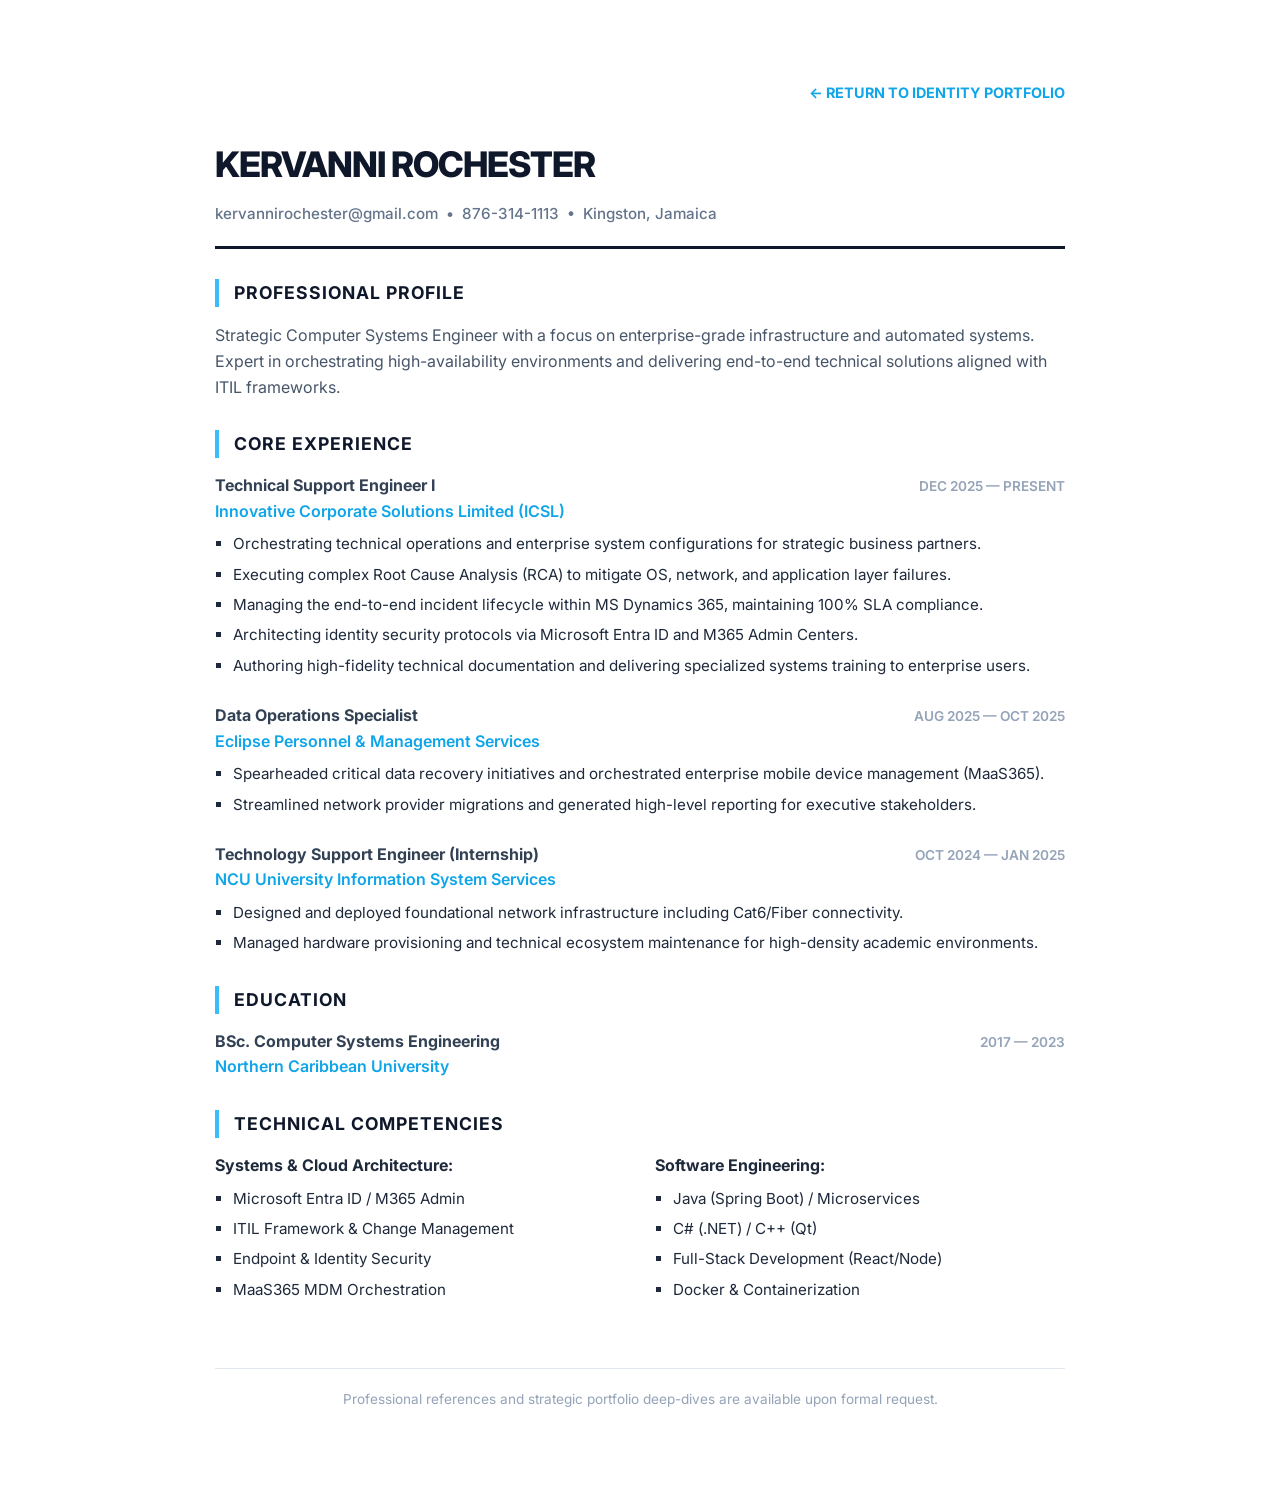
<file: resume-print.html>
<!DOCTYPE html>
<html lang="en">
<head>
    <meta charset="UTF-8">
    <title>Executive CV - Kervanni Rochester</title>
    <style>
        @import url('https://fonts.googleapis.com/css2?family=Inter:wght@400;600;700&display=swap');
        body { font-family: 'Inter', Arial, sans-serif; line-height: 1.6; color: #1e293b; max-width: 850px; margin: 40px auto; padding: 40px; background: white; }
        .header { text-align: left; border-bottom: 3px solid #0f172a; padding-bottom: 20px; margin-bottom: 30px; }
        h1 { margin: 0; font-size: 2.2rem; font-weight: 800; color: #0f172a; text-transform: uppercase; letter-spacing: -1px; }
        .contact-info { margin-top: 10px; font-size: 0.95rem; color: #64748b; font-weight: 500; }
        h2 { font-size: 1.1rem; font-weight: 700; color: #0f172a; text-transform: uppercase; letter-spacing: 1px; margin-top: 30px; margin-bottom: 15px; border-left: 4px solid #38bdf8; padding-left: 15px; }
        .job { margin-bottom: 25px; }
        .job-header { display: flex; justify-content: space-between; align-items: baseline; font-weight: 700; color: #334155; }
        .company { color: #0ea5e9; font-weight: 600; font-size: 1rem; margin-bottom: 8px; display: block; }
        .date { font-size: 0.85rem; color: #94a3b8; font-weight: 600; }
        ul { margin-top: 8px; padding-left: 18px; list-style-type: square; }
        li { margin-bottom: 6px; font-size: 0.95rem; }
        .skills-section { display: grid; grid-template-columns: 1fr 1fr; gap: 30px; }
        .footer-note { margin-top: 50px; padding-top: 20px; border-top: 1px solid #e2e8f0; font-size: 0.85rem; color: #94a3b8; text-align: center; }
        @media print {
            body { margin: 0; padding: 20px; }
            .no-print { display: none; }
        }
    </style>
</head>
<body>

    <div class="no-print" style="text-align: right; margin-bottom: 30px;">
        <a href="index.html" style="text-decoration: none; color: #0ea5e9; font-weight: 700; font-size: 0.9rem;">← RETURN TO IDENTITY PORTFOLIO</a>
    </div>

    <div class="header">
        <h1>Kervanni Rochester</h1>
        <div class="contact-info">
            kervannirochester@gmail.com &nbsp;•&nbsp; 876-314-1113 &nbsp;•&nbsp; Kingston, Jamaica
        </div>
    </div>

    <h2>Professional Profile</h2>
    <p style="font-size: 1rem; color: #475569;">Strategic Computer Systems Engineer with a focus on enterprise-grade infrastructure and automated systems. Expert in orchestrating high-availability environments and delivering end-to-end technical solutions aligned with ITIL frameworks.</p>

    <h2>Core Experience</h2>

    <div class="job">
        <div class="job-header">
            <span>Technical Support Engineer I</span>
            <span class="date">DEC 2025 — PRESENT</span>
        </div>
        <span class="company">Innovative Corporate Solutions Limited (ICSL)</span>
        <ul>
            <li>Orchestrating technical operations and enterprise system configurations for strategic business partners.</li>
            <li>Executing complex Root Cause Analysis (RCA) to mitigate OS, network, and application layer failures.</li>
            <li>Managing the end-to-end incident lifecycle within MS Dynamics 365, maintaining 100% SLA compliance.</li>
            <li>Architecting identity security protocols via Microsoft Entra ID and M365 Admin Centers.</li>
            <li>Authoring high-fidelity technical documentation and delivering specialized systems training to enterprise users.</li>
        </ul>
    </div>

    <div class="job">
        <div class="job-header">
            <span>Data Operations Specialist</span>
            <span class="date">AUG 2025 — OCT 2025</span>
        </div>
        <span class="company">Eclipse Personnel & Management Services</span>
        <ul>
            <li>Spearheaded critical data recovery initiatives and orchestrated enterprise mobile device management (MaaS365).</li>
            <li>Streamlined network provider migrations and generated high-level reporting for executive stakeholders.</li>
        </ul>
    </div>

    <div class="job">
        <div class="job-header">
            <span>Technology Support Engineer (Internship)</span>
            <span class="date">OCT 2024 — JAN 2025</span>
        </div>
        <span class="company">NCU University Information System Services</span>
        <ul>
            <li>Designed and deployed foundational network infrastructure including Cat6/Fiber connectivity.</li>
            <li>Managed hardware provisioning and technical ecosystem maintenance for high-density academic environments.</li>
        </ul>
    </div>

    <h2>Education</h2>
    <div class="job">
        <div class="job-header">
            <span>BSc. Computer Systems Engineering</span>
            <span class="date">2017 — 2023</span>
        </div>
        <span class="company">Northern Caribbean University</span>
    </div>

    <h2>Technical Competencies</h2>
    <div class="skills-section">
        <div>
            <strong>Systems & Cloud Architecture:</strong>
            <ul>
                <li>Microsoft Entra ID / M365 Admin</li>
                <li>ITIL Framework & Change Management</li>
                <li>Endpoint & Identity Security</li>
                <li>MaaS365 MDM Orchestration</li>
            </ul>
        </div>
        <div>
            <strong>Software Engineering:</strong>
            <ul>
                <li>Java (Spring Boot) / Microservices</li>
                <li>C# (.NET) / C++ (Qt)</li>
                <li>Full-Stack Development (React/Node)</li>
                <li>Docker & Containerization</li>
            </ul>
        </div>
    </div>

    <div class="footer-note">
        Professional references and strategic portfolio deep-dives are available upon formal request.
    </div>

</body>
</html>
</file>
